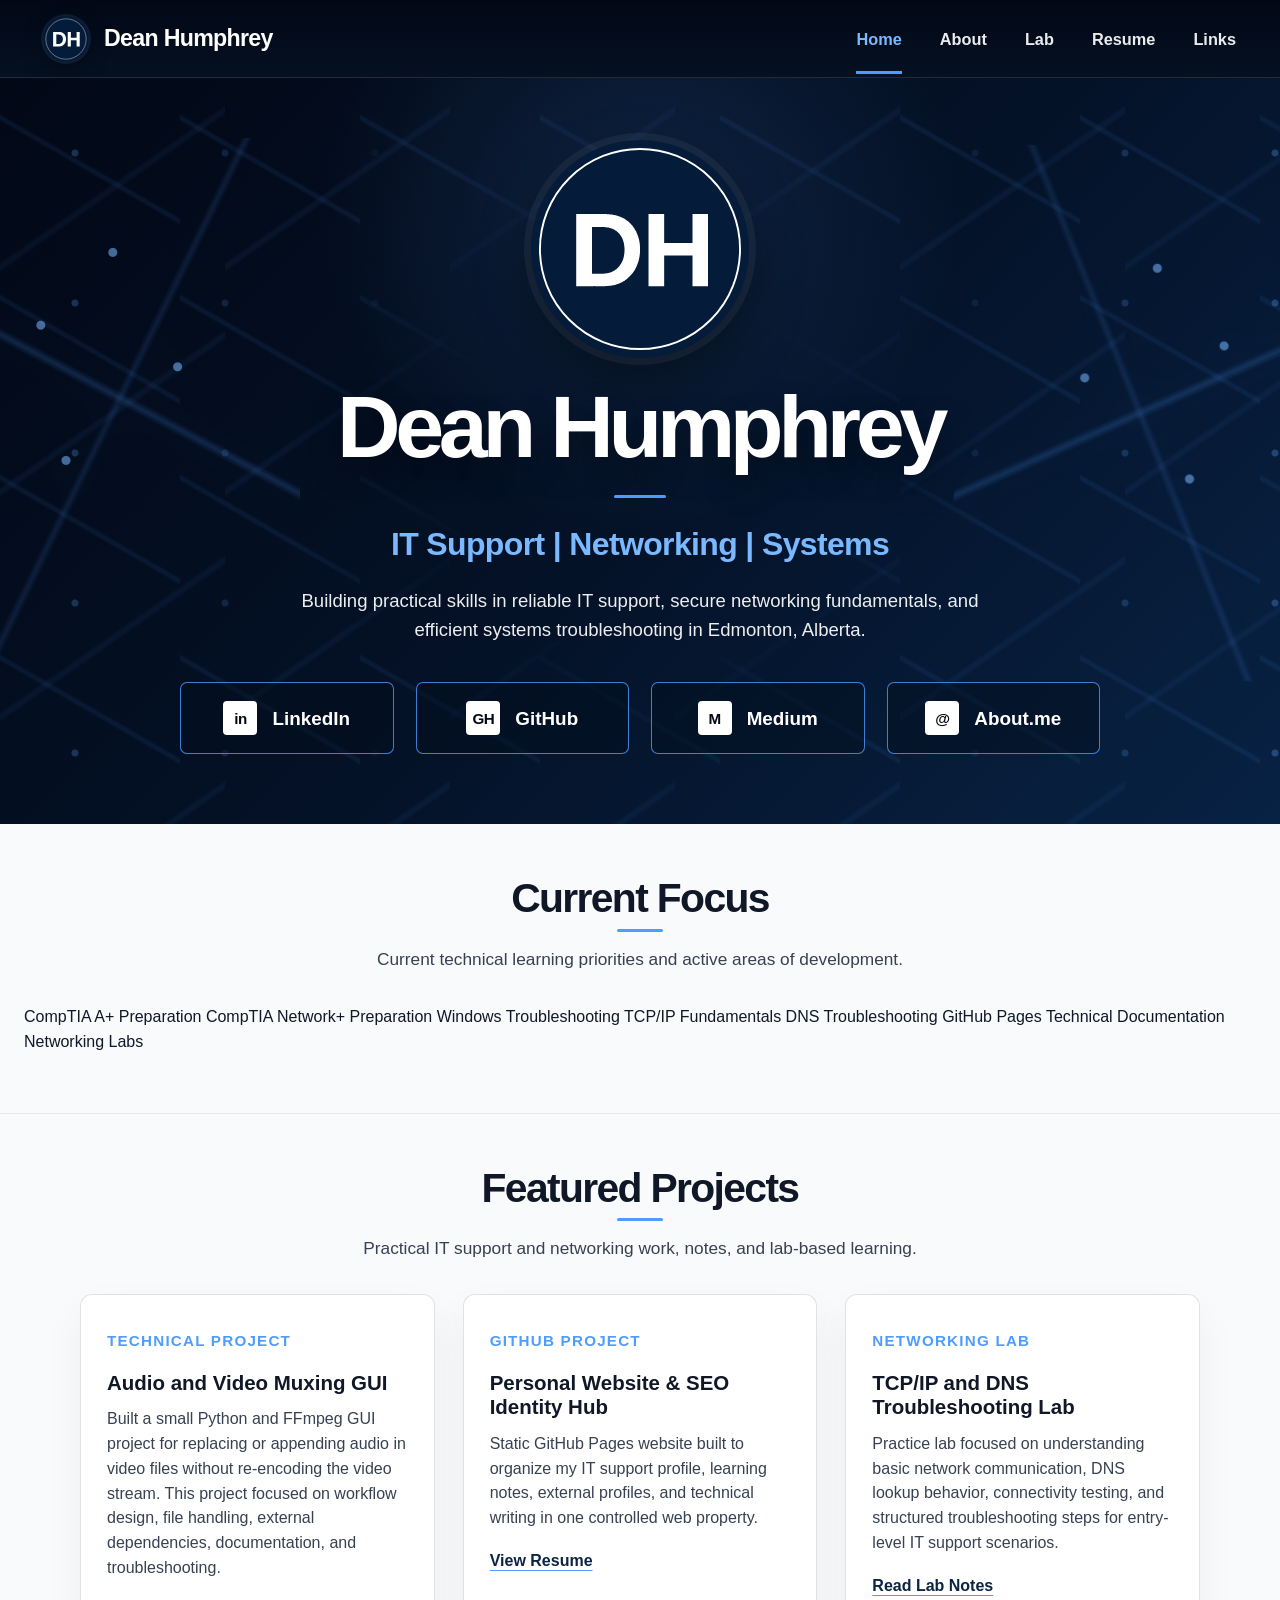
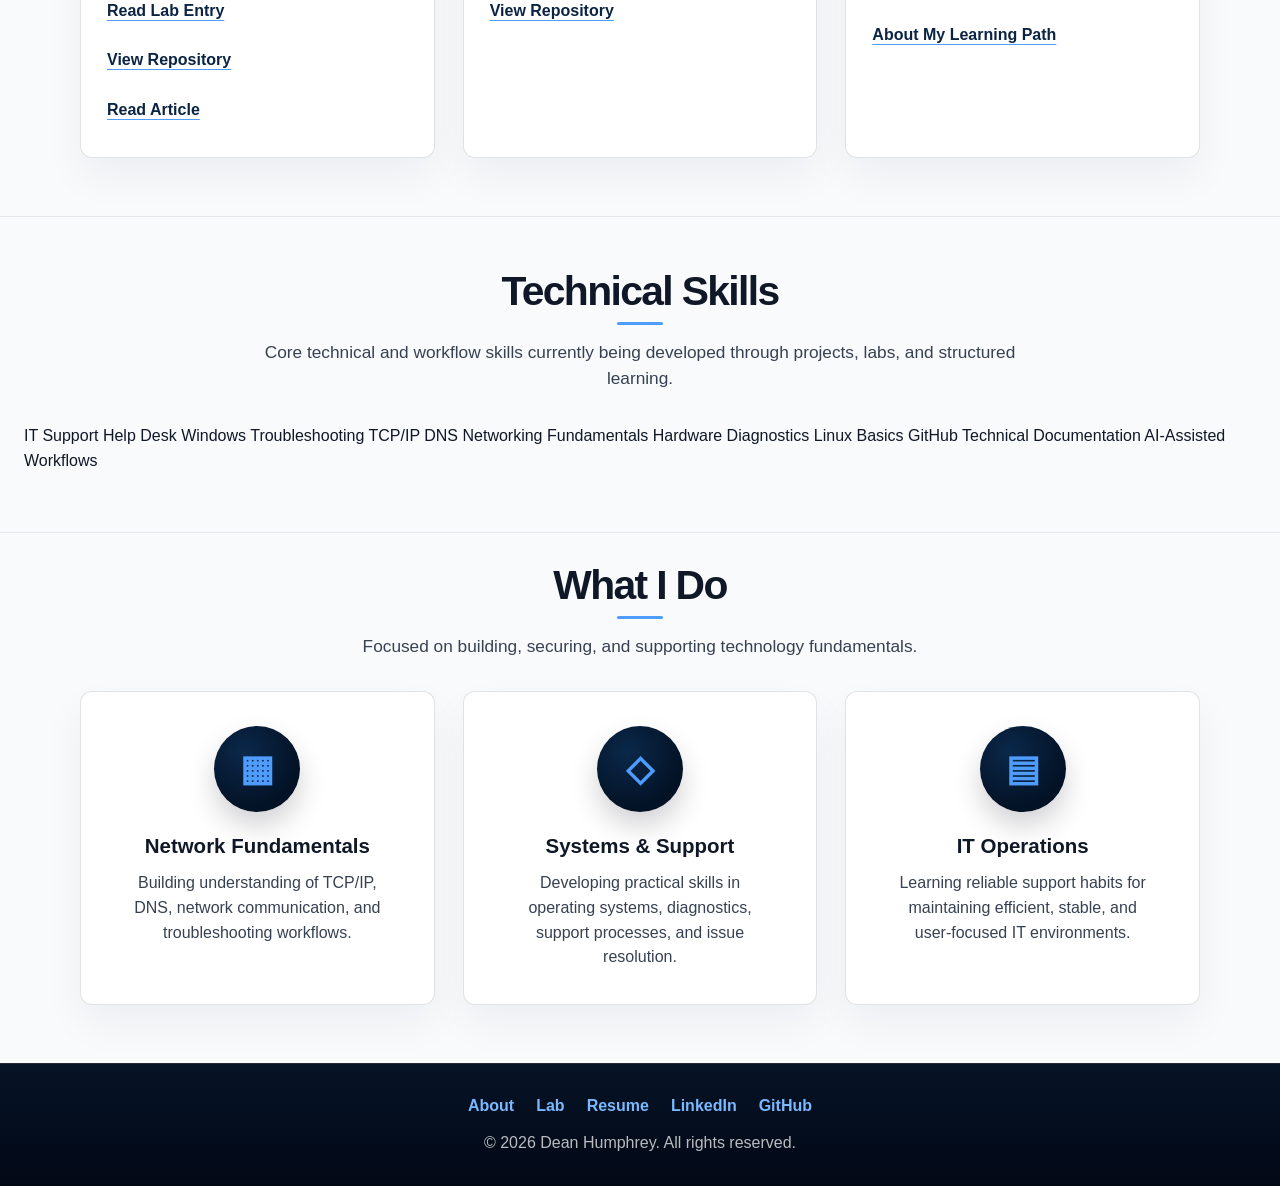
<file: index.html>
<!DOCTYPE html>
<html lang="en">
<head>
  <meta charset="UTF-8">
  <meta name="viewport" content="width=device-width, initial-scale=1.0">
  <title>Dean Humphrey | IT Support & Networking</title>
  <meta name="description" content="Dean Humphrey is an entry-level IT support and networking candidate in Edmonton, focused on troubleshooting, TCP/IP, DNS, and CompTIA study.">
  <meta name="author" content="Dean Humphrey">
  <link rel="canonical" href="https://deanhumphrey.ca/">

  <meta property="og:title" content="Dean Humphrey | IT Support & Networking">
  <meta property="og:description" content="IT support and networking profile in Edmonton focused on troubleshooting, TCP/IP, DNS, CompTIA study, and technical learning projects.">
  <meta property="og:type" content="website">
  <meta property="og:url" content="https://deanhumphrey.ca/">
  <meta property="og:image" content="https://deanhumphrey.ca/assets/dh-logo.svg">

  <meta name="twitter:card" content="summary_large_image">
  <meta name="twitter:title" content="Dean Humphrey | IT Support & Networking">
  <meta name="twitter:description" content="IT support, networking fundamentals, troubleshooting, and technical learning projects.">
  <meta name="twitter:image" content="https://deanhumphrey.ca/assets/dh-logo.svg">

  <script type="application/ld+json">
  {
    "@context": "https://schema.org",
    "@type": "Person",
    "name": "Dean Humphrey",
    "url": "https://deanhumphrey.ca",
    "jobTitle": "IT Support and Networking",
    "address": {
      "@type": "PostalAddress",
      "addressLocality": "Edmonton",
      "addressRegion": "Alberta",
      "addressCountry": "CA"
    },
    "sameAs": [
      "https://www.linkedin.com/in/deanhumphreyab/",
      "https://github.com/deanhumphreyab",
      "https://medium.com/@deanhumphreyab",
      "https://about.me/deanhumphrey"
    ],
    "knowsAbout": [
      "IT Support",
      "Networking Fundamentals",
      "TCP/IP",
      "DNS",
      "Windows Troubleshooting",
      "Technical Documentation",
      "CompTIA A+",
      "CompTIA Network+",
      "AI-Assisted Workflows"
    ]
  }
  </script>

  <link rel="icon" href="assets/dh-logo.svg" type="image/svg+xml">
  <link rel="apple-touch-icon" href="assets/dh-logo.svg">
  <link rel="stylesheet" href="style.css?v=11">
</head>
<body>
  <header class="site-header">
    <a class="brand" href="/" aria-label="Dean Humphrey home">
      <img class="brand-mark" src="assets/dh-logo.svg" alt="Dean Humphrey DH logo">
      <span class="brand-name">Dean Humphrey</span>
    </a>
    <nav class="site-nav" aria-label="Main navigation">
      <a class="active" href="/">Home</a>
      <a href="about.html">About</a>
      <a href="lab.html">Lab</a>
      <a href="resume.html">Resume</a>
      <a href="#links">Links</a>
    </nav>
  </header>

  <main id="top">
    <section class="hero">
      <div class="node-field node-left" aria-hidden="true"></div>
      <div class="node-field node-right" aria-hidden="true"></div>

      <div class="hero-content">
        <img class="logo-large" src="assets/dh-logo.svg" alt="Dean Humphrey DH logo">
        <h1>Dean Humphrey</h1>
        <span class="blue-rule" aria-hidden="true"></span>
        <p class="hero-title">IT Support | Networking | Systems</p>
        <p class="hero-text">
          Building practical skills in reliable IT support, secure networking fundamentals,
          and efficient systems troubleshooting in Edmonton, Alberta.
        </p>

        <div id="links" class="profile-links" aria-label="Profile links">
          <a href="https://www.linkedin.com/in/deanhumphreyab/" target="_blank" rel="noopener noreferrer">
            <span class="platform-icon">in</span>
            <span>LinkedIn</span>
          </a>
          <a href="https://github.com/deanhumphreyab" target="_blank" rel="noopener noreferrer">
            <span class="platform-icon">GH</span>
            <span>GitHub</span>
          </a>
          <a href="https://medium.com/@deanhumphreyab" target="_blank" rel="noopener noreferrer">
            <span class="platform-icon">M</span>
            <span>Medium</span>
          </a>
          <a href="https://about.me/deanhumphrey" target="_blank" rel="noopener noreferrer">
            <span class="platform-icon">@</span>
            <span>About.me</span>
          </a>
        </div>
      </div>
    </section>

    <section class="featured-projects">
      <div class="section-title">
        <h2>Current Focus</h2>
        <span class="blue-rule small" aria-hidden="true"></span>
        <p>Current technical learning priorities and active areas of development.</p>
      </div>

      <div class="skill-tags" aria-label="Current focus areas">
        <span>CompTIA A+ Preparation</span>
        <span>CompTIA Network+ Preparation</span>
        <span>Windows Troubleshooting</span>
        <span>TCP/IP Fundamentals</span>
        <span>DNS Troubleshooting</span>
        <span>GitHub Pages</span>
        <span>Technical Documentation</span>
        <span>Networking Labs</span>
      </div>
    </section>

    <section class="featured-projects">
      <div class="section-title">
        <h2>Featured Projects</h2>
        <span class="blue-rule small" aria-hidden="true"></span>
        <p>Practical IT support and networking work, notes, and lab-based learning.</p>
      </div>

      <div class="project-grid">
        <article class="project-card">
          <p class="post-date">Technical Project</p>
          <h3>Audio and Video Muxing GUI</h3>
          <p>
            Built a small Python and FFmpeg GUI project for replacing or appending audio in video files without re-encoding the video stream. This project focused on workflow design, file handling, external dependencies, documentation, and troubleshooting.
          </p>
          <a href="lab.html">Read Lab Entry</a><br><br>
          <a href="https://github.com/deanhumphreyab/audio-video-mux-gui" target="_blank" rel="noopener noreferrer">View Repository</a><br><br>
          <a href="https://medium.com/@deanhumphreyab/building-a-simple-audio-and-video-muxing-gui-with-python-and-ffmpeg-dean-humphrey-f4f5aee095d5" target="_blank" rel="noopener noreferrer">Read Article</a>
        </article>

        <article class="project-card">
          <p class="post-date">GitHub Project</p>
          <h3>Personal Website & SEO Identity Hub</h3>
          <p>
            Static GitHub Pages website built to organize my IT support profile, learning notes, external profiles, and technical writing in one controlled web property.
          </p>
          <a href="resume.html">View Resume</a><br><br>
          <a href="https://github.com/deanhumphreyab/deanhumphrey-site" target="_blank" rel="noopener noreferrer">View Repository</a>
        </article>

        <article class="project-card">
          <p class="post-date">Networking Lab</p>
          <h3>TCP/IP and DNS Troubleshooting Lab</h3>
          <p>
            Practice lab focused on understanding basic network communication, DNS lookup behavior, connectivity testing, and structured troubleshooting steps for entry-level IT support scenarios.
          </p>
          <a href="lab.html">Read Lab Notes</a><br><br>
          <a href="about.html">About My Learning Path</a>
        </article>
      </div>
    </section>

    <section class="featured-projects">
      <div class="section-title">
        <h2>Technical Skills</h2>
        <span class="blue-rule small" aria-hidden="true"></span>
        <p>Core technical and workflow skills currently being developed through projects, labs, and structured learning.</p>
      </div>

      <div class="skill-tags" aria-label="Technical skills">
        <span>IT Support</span>
        <span>Help Desk</span>
        <span>Windows Troubleshooting</span>
        <span>TCP/IP</span>
        <span>DNS</span>
        <span>Networking Fundamentals</span>
        <span>Hardware Diagnostics</span>
        <span>Linux Basics</span>
        <span>GitHub</span>
        <span>Technical Documentation</span>
        <span>AI-Assisted Workflows</span>
      </div>
    </section>

    <section id="about" class="what-i-do">
      <div class="section-title">
        <h2>What I Do</h2>
        <span class="blue-rule small" aria-hidden="true"></span>
        <p>Focused on building, securing, and supporting technology fundamentals.</p>
      </div>

      <div class="cards">
        <article class="card">
          <div class="circle-icon">▦</div>
          <h3>Network Fundamentals</h3>
          <p>Building understanding of TCP/IP, DNS, network communication, and troubleshooting workflows.</p>
        </article>

        <article class="card">
          <div class="circle-icon">◇</div>
          <h3>Systems & Support</h3>
          <p>Developing practical skills in operating systems, diagnostics, support processes, and issue resolution.</p>
        </article>

        <article class="card">
          <div class="circle-icon">▤</div>
          <h3>IT Operations</h3>
          <p>Learning reliable support habits for maintaining efficient, stable, and user-focused IT environments.</p>
        </article>
      </div>
    </section>
  </main>

  <footer>
    <nav class="footer-links" aria-label="Footer links">
      <a href="about.html">About</a>
      <a href="lab.html">Lab</a>
      <a href="resume.html">Resume</a>
      <a href="https://www.linkedin.com/in/deanhumphreyab/" target="_blank" rel="noopener noreferrer">LinkedIn</a>
      <a href="https://github.com/deanhumphreyab" target="_blank" rel="noopener noreferrer">GitHub</a>
    </nav>
    <p>&copy; 2026 Dean Humphrey. All rights reserved.</p>
  </footer>
</body>
</html>
</file>
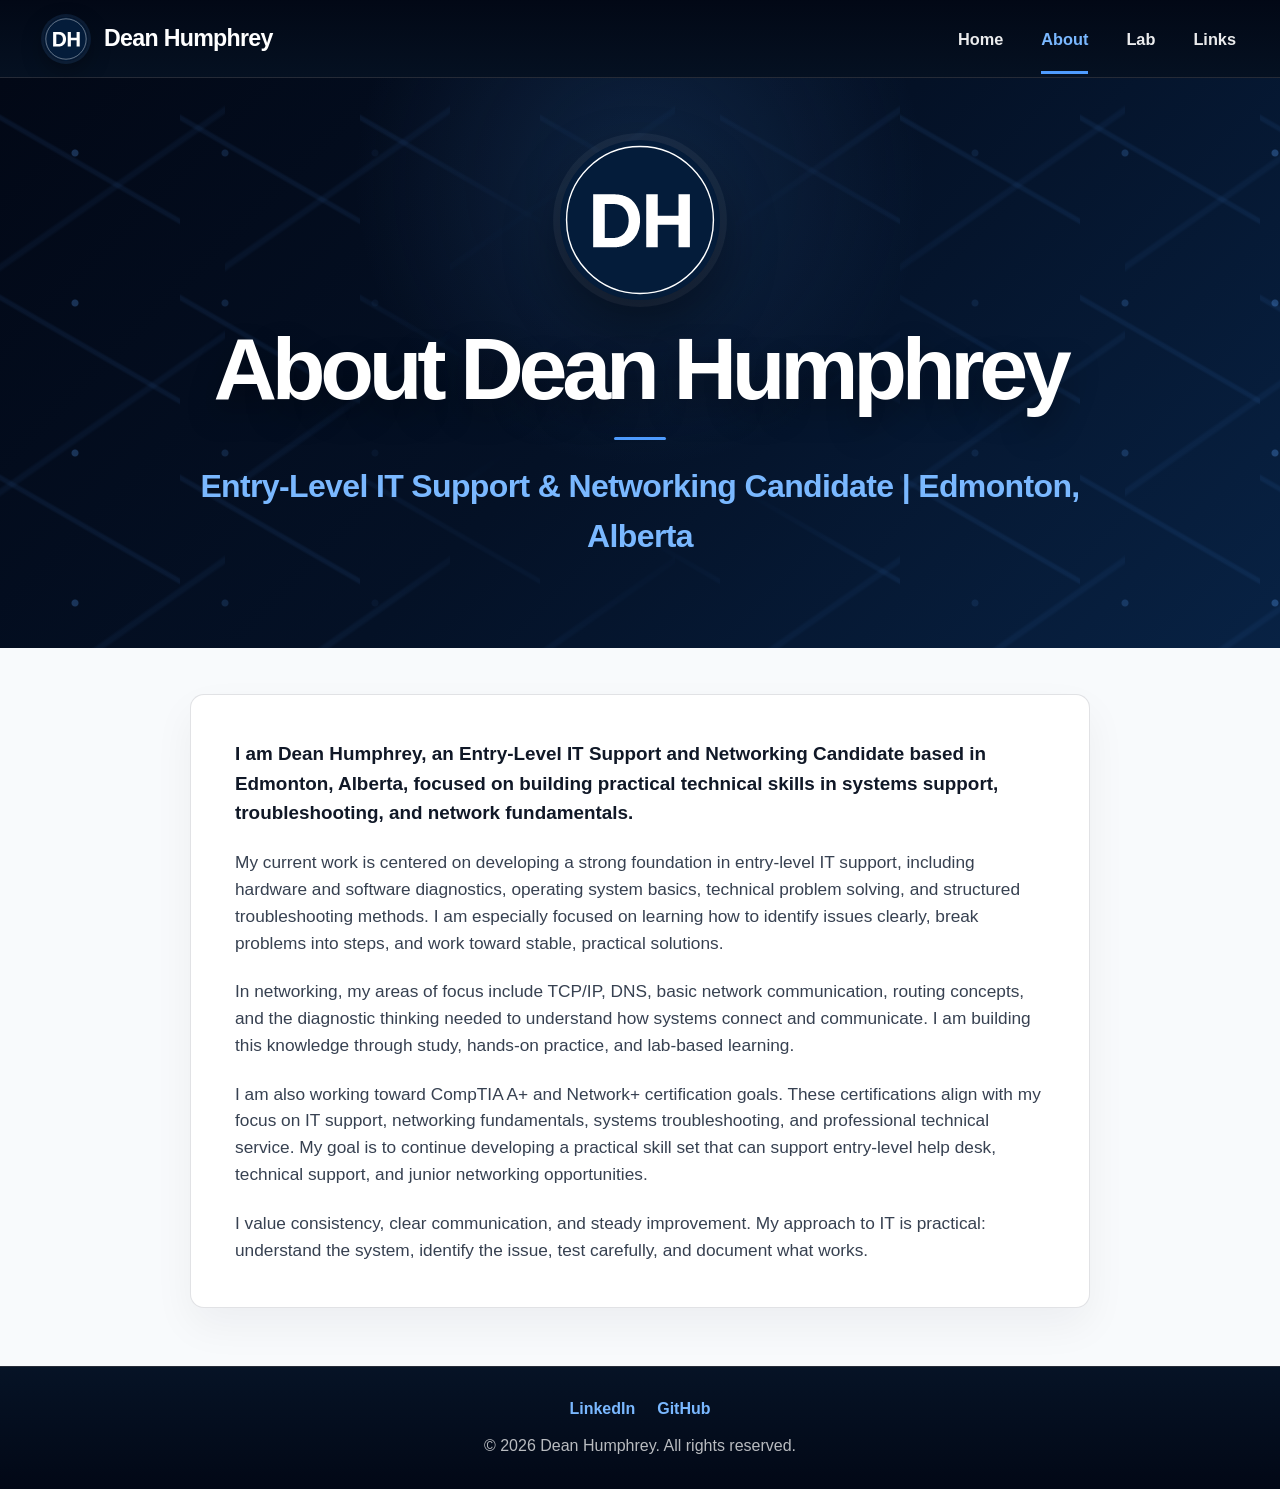
<file: about.html>
<!DOCTYPE html>
<html lang="en">
<head>
  <meta charset="UTF-8">
  <meta name="viewport" content="width=device-width, initial-scale=1.0">
  <title>About Dean Humphrey | IT Support</title>
  <meta name="description" content="About Dean Humphrey, an entry-level IT support and networking candidate in Edmonton focused on troubleshooting, TCP/IP, DNS, and CompTIA study.">
  <meta name="author" content="Dean Humphrey">
  <link rel="canonical" href="https://deanhumphrey.ca/about.html">
  <meta property="og:title" content="About Dean Humphrey | IT Support">
  <meta property="og:description" content="Entry-level IT support and networking profile in Edmonton focused on troubleshooting, networking fundamentals, and CompTIA study.">
  <meta property="og:type" content="profile">
  <link rel="icon" href="assets/dh-logo.svg" type="image/svg+xml">
  <link rel="stylesheet" href="style.css?v=7">
</head>
<body>
  <header class="site-header">
    <a class="brand" href="/" aria-label="Dean Humphrey home">
      <img class="brand-mark" src="assets/dh-logo.svg" alt="Dean Humphrey DH logo">
      <span class="brand-name">Dean Humphrey</span>
    </a>
    <nav class="site-nav" aria-label="Main navigation">
      <a href="/">Home</a>
      <a class="active" href="about.html">About</a>
      <a href="lab.html">Lab</a>
      <a href="/#links">Links</a>
    </nav>
  </header>

  <main>
    <section class="page-hero">
      <div class="page-content">
        <img class="logo-large page-logo" src="assets/dh-logo.svg" alt="Dean Humphrey DH logo">
        <h1>About Dean Humphrey</h1>
        <span class="blue-rule" aria-hidden="true"></span>
        <p class="hero-title">Entry-Level IT Support & Networking Candidate | Edmonton, Alberta</p>
      </div>
    </section>

    <section class="article-section">
      <article class="article-card">
        <p>
          I am Dean Humphrey, an Entry-Level IT Support and Networking Candidate based in Edmonton, Alberta, focused on building practical technical skills in systems support, troubleshooting, and network fundamentals.
        </p>

        <p>
          My current work is centered on developing a strong foundation in entry-level IT support, including hardware and software diagnostics, operating system basics, technical problem solving, and structured troubleshooting methods. I am especially focused on learning how to identify issues clearly, break problems into steps, and work toward stable, practical solutions.
        </p>

        <p>
          In networking, my areas of focus include TCP/IP, DNS, basic network communication, routing concepts, and the diagnostic thinking needed to understand how systems connect and communicate. I am building this knowledge through study, hands-on practice, and lab-based learning.
        </p>

        <p>
          I am also working toward CompTIA A+ and Network+ certification goals. These certifications align with my focus on IT support, networking fundamentals, systems troubleshooting, and professional technical service. My goal is to continue developing a practical skill set that can support entry-level help desk, technical support, and junior networking opportunities.
        </p>

        <p>
          I value consistency, clear communication, and steady improvement. My approach to IT is practical: understand the system, identify the issue, test carefully, and document what works.
        </p>
      </article>
    </section>
  </main>

  <footer>
    <nav class="footer-links" aria-label="Footer links">
      <a href="https://www.linkedin.com/in/deanhumphreyab/" target="_blank" rel="noopener noreferrer">LinkedIn</a>
      <a href="https://github.com/deanhumphreyab" target="_blank" rel="noopener noreferrer">GitHub</a>
    </nav>
    <p>&copy; 2026 Dean Humphrey. All rights reserved.</p>
  </footer>
</body>
</html>
</file>
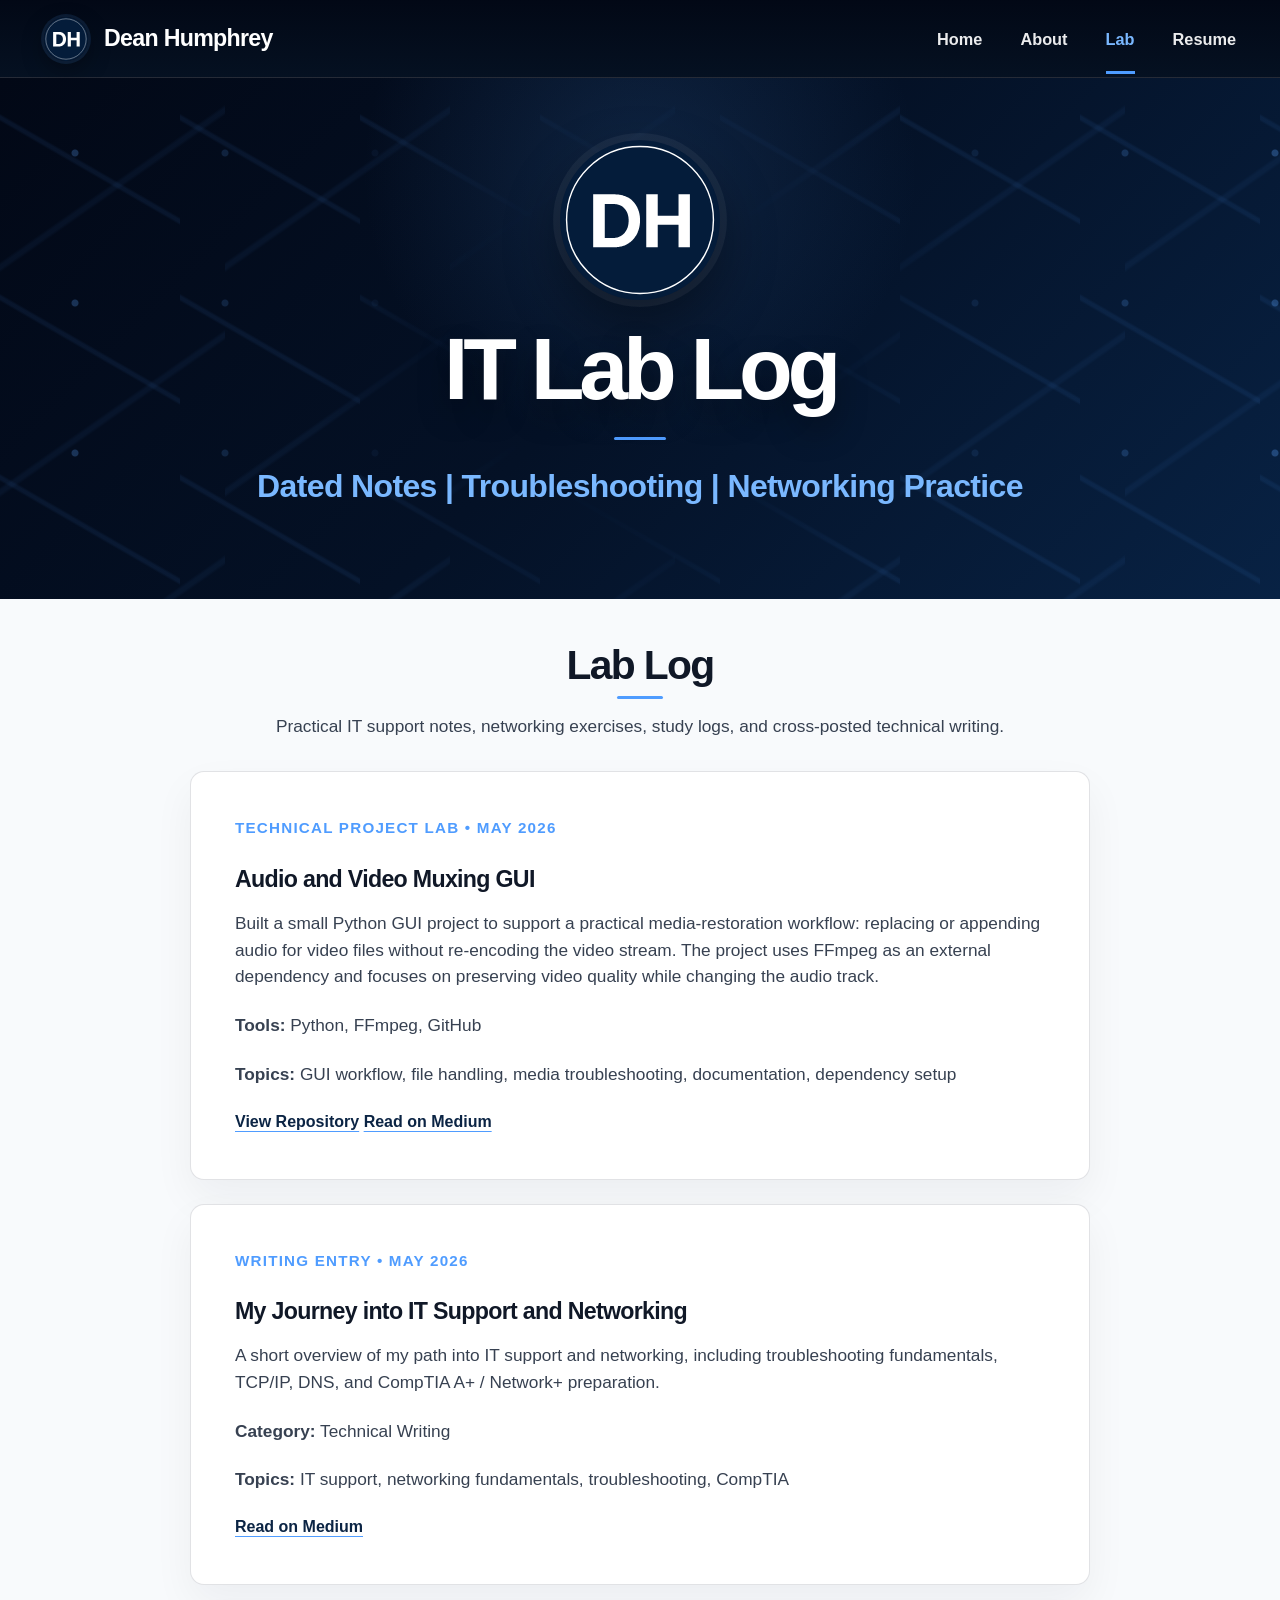
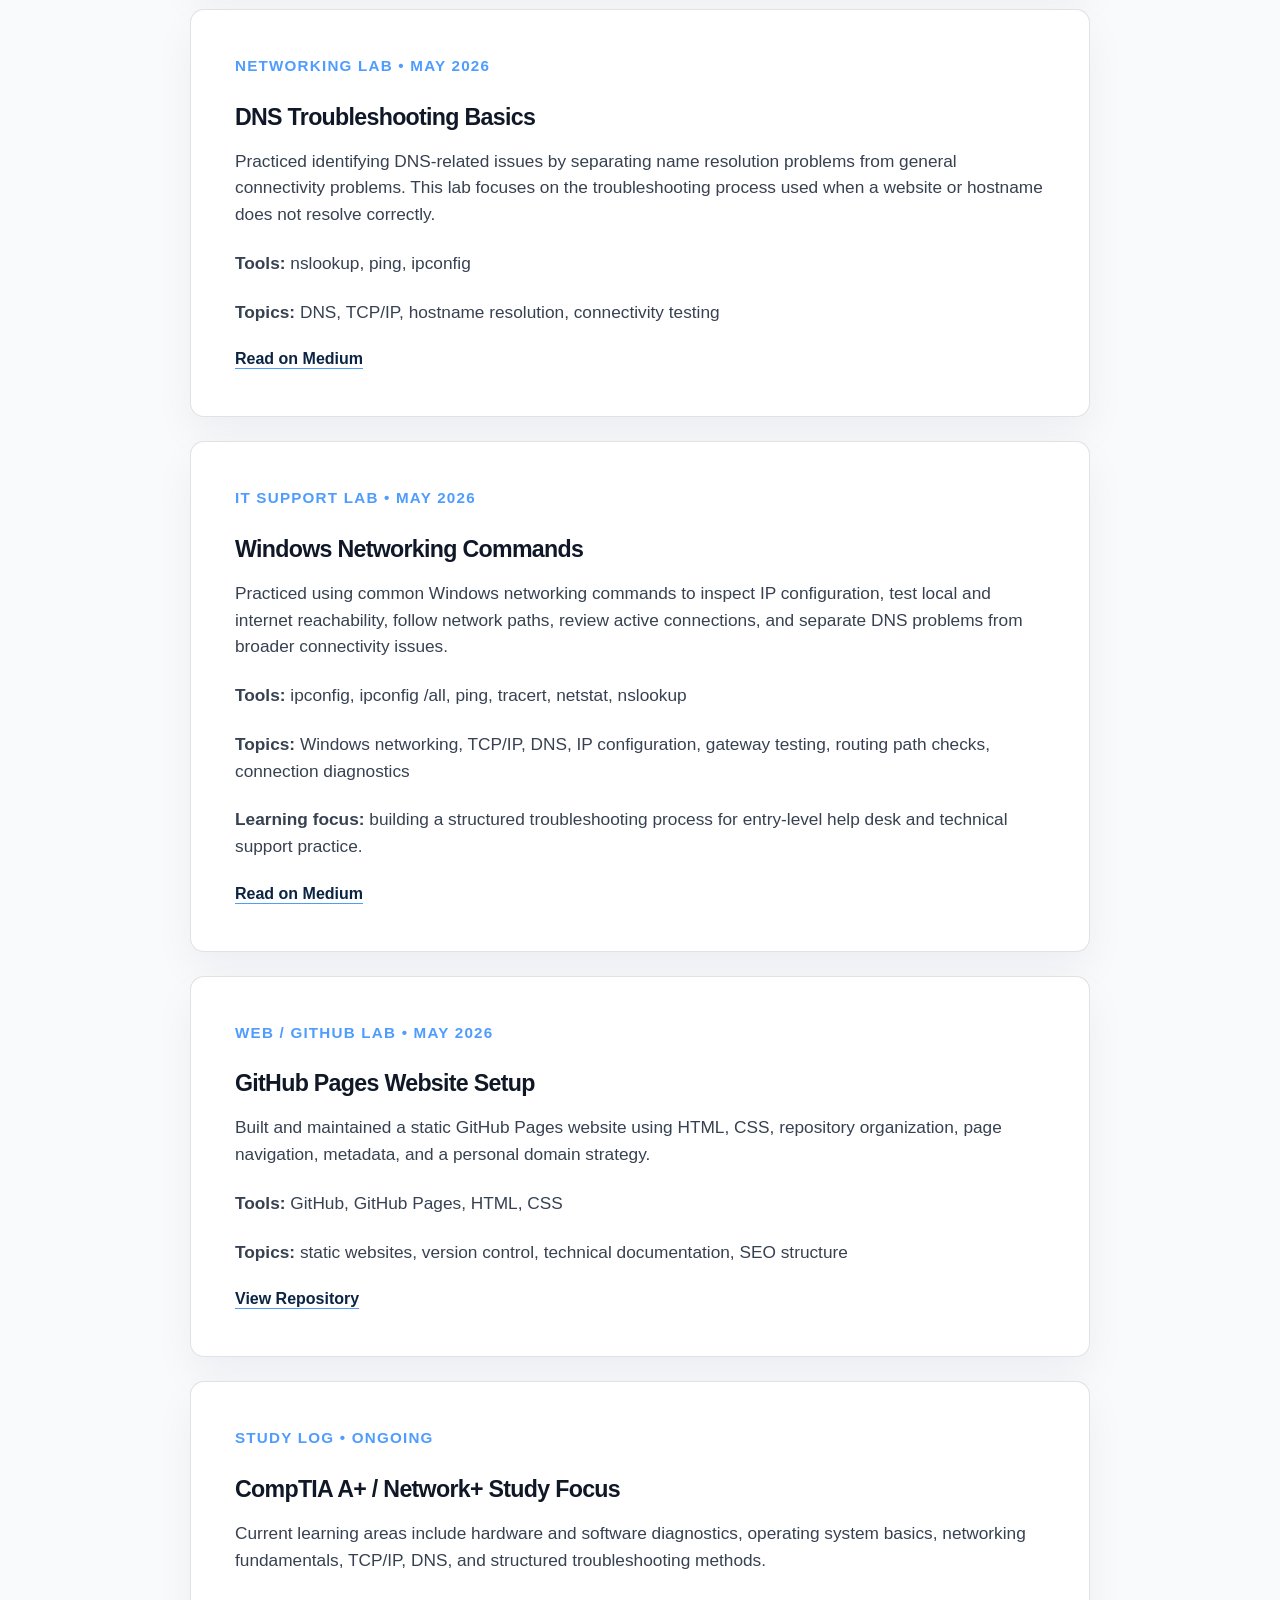
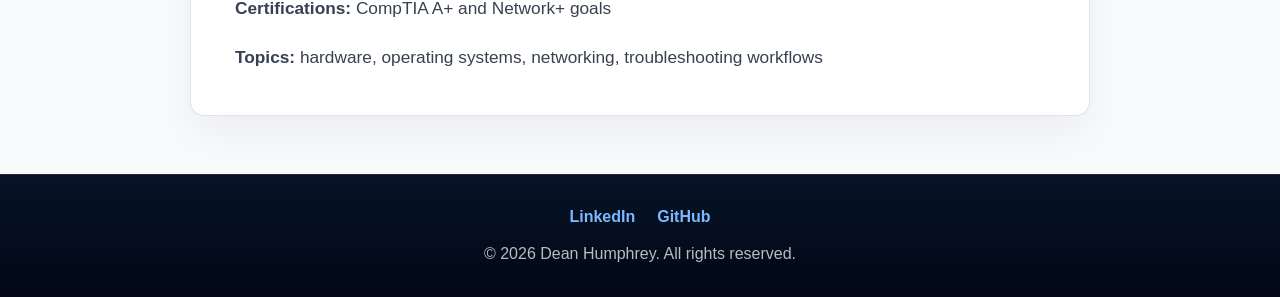
<file: lab.html>
<!DOCTYPE html>
<html lang="en">
<head>
  <meta charset="UTF-8">
  <meta name="viewport" content="width=device-width, initial-scale=1.0">
  <title>Dean Humphrey IT Lab Log</title>
  <meta name="description" content="Dean Humphrey's IT lab log with practical notes on DNS, TCP/IP, Windows networking commands, GitHub Pages, and CompTIA study.">
  <meta name="author" content="Dean Humphrey">
  <link rel="canonical" href="https://deanhumphrey.ca/lab.html">
  <meta property="og:title" content="Dean Humphrey IT Lab Log">
  <meta property="og:description" content="Practical IT support and networking lab notes covering DNS, TCP/IP, Windows commands, GitHub Pages, and CompTIA study.">
  <meta property="og:type" content="website">
  <link rel="icon" href="assets/dh-logo.svg" type="image/svg+xml">
  <link rel="stylesheet" href="style.css?v=10">
</head>
<body>
  <header class="site-header">
    <a class="brand" href="/" aria-label="Dean Humphrey home">
      <img class="brand-mark" src="assets/dh-logo.svg" alt="Dean Humphrey DH logo">
      <span class="brand-name">Dean Humphrey</span>
    </a>
    <nav class="site-nav" aria-label="Main navigation">
      <a href="/">Home</a>
      <a href="about.html">About</a>
      <a class="active" href="lab.html">Lab</a>
      <a href="resume.html">Resume</a>
    </nav>
  </header>

  <main>
    <section class="page-hero">
      <div class="page-content">
        <img class="logo-large page-logo" src="assets/dh-logo.svg" alt="Dean Humphrey DH logo">
        <h1>IT Lab Log</h1>
        <span class="blue-rule" aria-hidden="true"></span>
        <p class="hero-title">Dated Notes | Troubleshooting | Networking Practice</p>
      </div>
    </section>

    <section class="article-section">
      <div class="section-title">
        <h2>Lab Log</h2>
        <span class="blue-rule small" aria-hidden="true"></span>
        <p>Practical IT support notes, networking exercises, study logs, and cross-posted technical writing.</p>
      </div>

      <div class="lab-list">
        <article class="lab-card">
          <p class="post-date">Technical Project Lab • May 2026</p>
          <h3>Audio and Video Muxing GUI</h3>
          <p>
            Built a small Python GUI project to support a practical media-restoration workflow: replacing or appending audio for video files without re-encoding the video stream. The project uses FFmpeg as an external dependency and focuses on preserving video quality while changing the audio track.
          </p>
          <p><strong>Tools:</strong> Python, FFmpeg, GitHub</p>
          <p><strong>Topics:</strong> GUI workflow, file handling, media troubleshooting, documentation, dependency setup</p>
          <a href="https://github.com/deanhumphreyab/audio-video-mux-gui" target="_blank" rel="noopener noreferrer">View Repository</a>
          <a href="https://medium.com/@deanhumphreyab/building-a-simple-audio-and-video-muxing-gui-with-python-and-ffmpeg-dean-humphrey-f4f5aee095d5" target="_blank" rel="noopener noreferrer">Read on Medium</a>
        </article>

        <article class="lab-card">
          <p class="post-date">Writing Entry • May 2026</p>
          <h3>My Journey into IT Support and Networking</h3>
          <p>
            A short overview of my path into IT support and networking, including troubleshooting fundamentals, TCP/IP, DNS, and CompTIA A+ / Network+ preparation.
          </p>
          <p><strong>Category:</strong> Technical Writing</p>
          <p><strong>Topics:</strong> IT support, networking fundamentals, troubleshooting, CompTIA</p>
          <a href="https://medium.com/@deanhumphreyab/my-journey-into-it-support-and-networking-a7c25c287356" target="_blank" rel="noopener noreferrer">Read on Medium</a>
        </article>

        <article class="lab-card">
          <p class="post-date">Networking Lab • May 2026</p>
          <h3>DNS Troubleshooting Basics</h3>
          <p>
            Practiced identifying DNS-related issues by separating name resolution problems from general connectivity problems. This lab focuses on the troubleshooting process used when a website or hostname does not resolve correctly.
          </p>
          <p><strong>Tools:</strong> nslookup, ping, ipconfig</p>
          <p><strong>Topics:</strong> DNS, TCP/IP, hostname resolution, connectivity testing</p>
          <a href="https://medium.com/@deanhumphreyab/dns-troubleshooting-basics-for-entry-level-it-support-dean-humphrey-49d52dda8b8c" target="_blank" rel="noopener noreferrer">Read on Medium</a>
        </article>

        <article class="lab-card">
          <p class="post-date">IT Support Lab • May 2026</p>
          <h3>Windows Networking Commands</h3>
          <p>
            Practiced using common Windows networking commands to inspect IP configuration, test local and internet reachability, follow network paths, review active connections, and separate DNS problems from broader connectivity issues.
          </p>
          <p><strong>Tools:</strong> ipconfig, ipconfig /all, ping, tracert, netstat, nslookup</p>
          <p><strong>Topics:</strong> Windows networking, TCP/IP, DNS, IP configuration, gateway testing, routing path checks, connection diagnostics</p>
          <p><strong>Learning focus:</strong> building a structured troubleshooting process for entry-level help desk and technical support practice.</p>
          <a href="https://medium.com/@deanhumphreyab/windows-networking-commands-for-entry-level-it-support-dean-humphrey-02cc34e1de0e" target="_blank" rel="noopener noreferrer">Read on Medium</a>
        </article>

        <article class="lab-card">
          <p class="post-date">Web / GitHub Lab • May 2026</p>
          <h3>GitHub Pages Website Setup</h3>
          <p>
            Built and maintained a static GitHub Pages website using HTML, CSS, repository organization, page navigation, metadata, and a personal domain strategy.
          </p>
          <p><strong>Tools:</strong> GitHub, GitHub Pages, HTML, CSS</p>
          <p><strong>Topics:</strong> static websites, version control, technical documentation, SEO structure</p>
          <a href="https://github.com/deanhumphreyab/deanhumphrey-site" target="_blank" rel="noopener noreferrer">View Repository</a>
        </article>

        <article class="lab-card">
          <p class="post-date">Study Log • Ongoing</p>
          <h3>CompTIA A+ / Network+ Study Focus</h3>
          <p>
            Current learning areas include hardware and software diagnostics, operating system basics, networking fundamentals, TCP/IP, DNS, and structured troubleshooting methods.
          </p>
          <p><strong>Certifications:</strong> CompTIA A+ and Network+ goals</p>
          <p><strong>Topics:</strong> hardware, operating systems, networking, troubleshooting workflows</p>
        </article>
      </div>
    </section>
  </main>

  <footer>
    <nav class="footer-links" aria-label="Footer links">
      <a href="https://www.linkedin.com/in/deanhumphreyab/" target="_blank" rel="noopener noreferrer">LinkedIn</a>
      <a href="https://github.com/deanhumphreyab" target="_blank" rel="noopener noreferrer">GitHub</a>
    </nav>
    <p>&copy; 2026 Dean Humphrey. All rights reserved.</p>
  </footer>
</body>
</html>
</file>
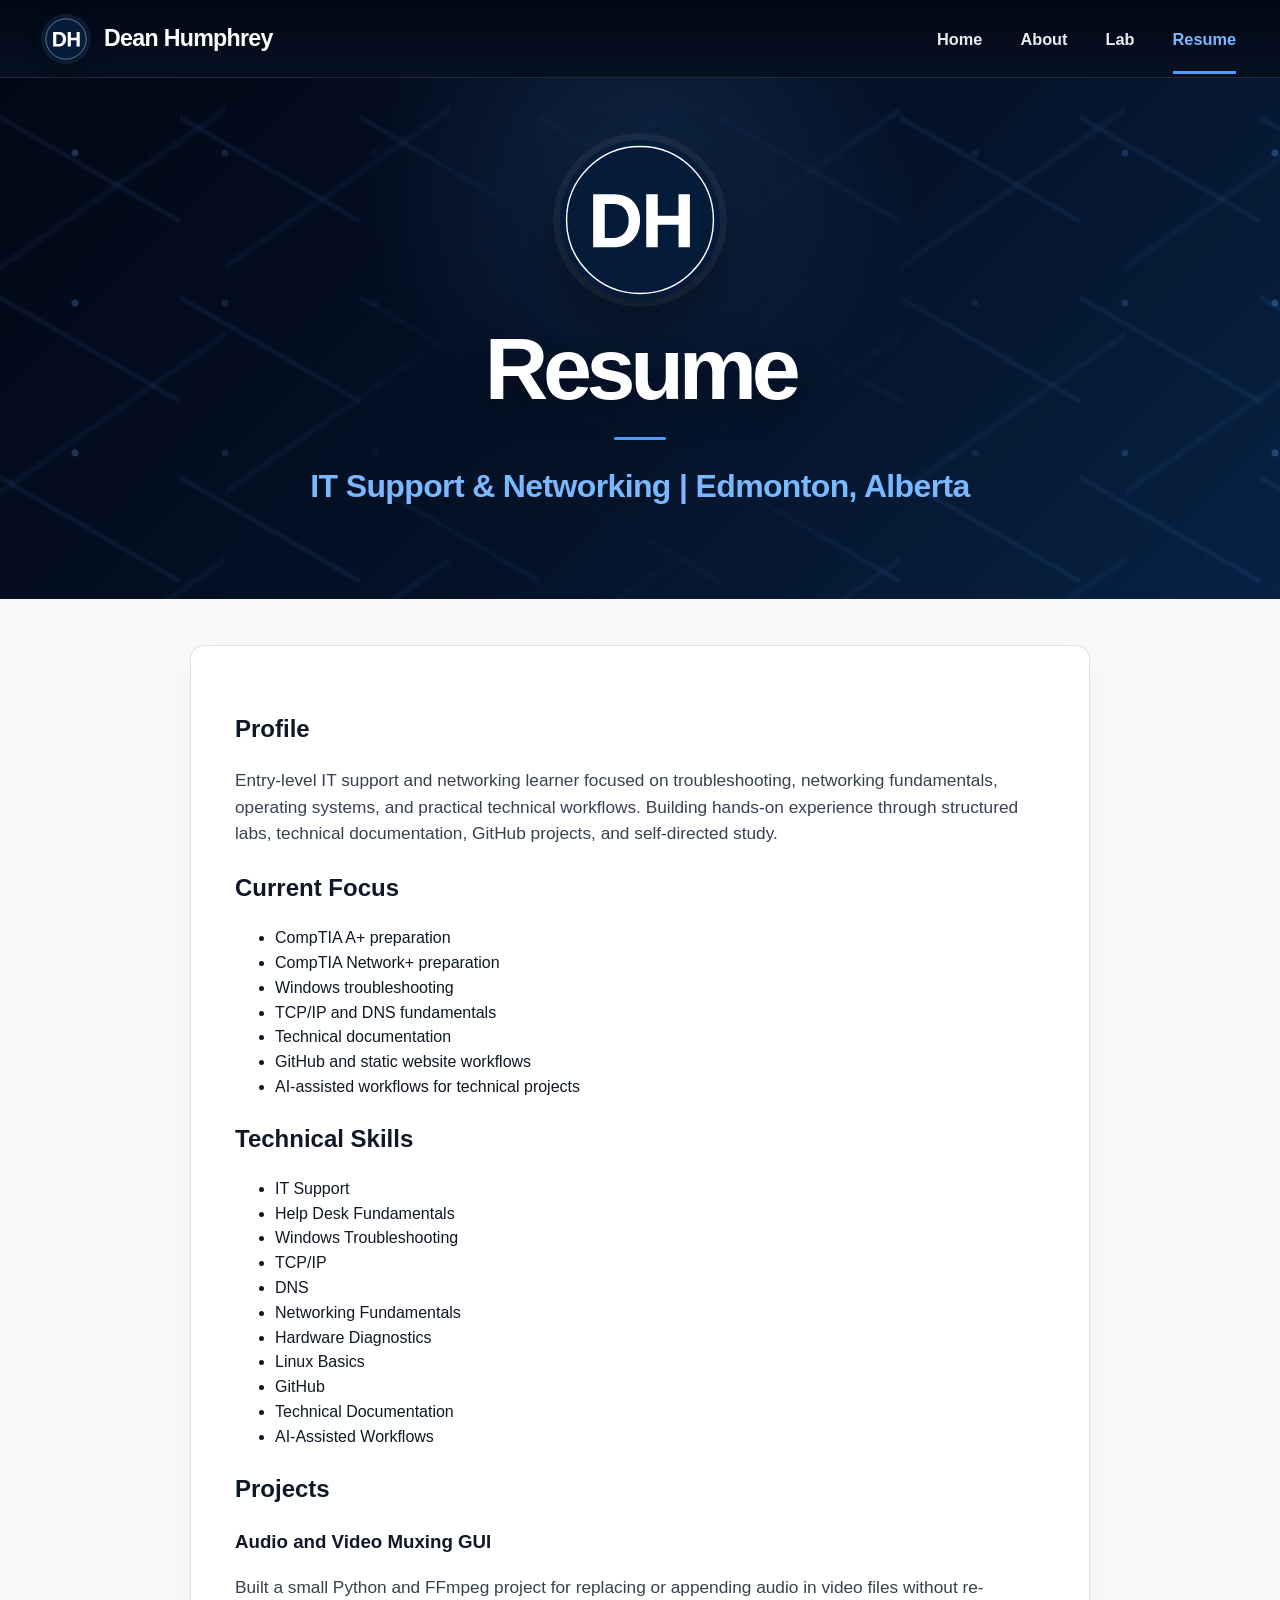
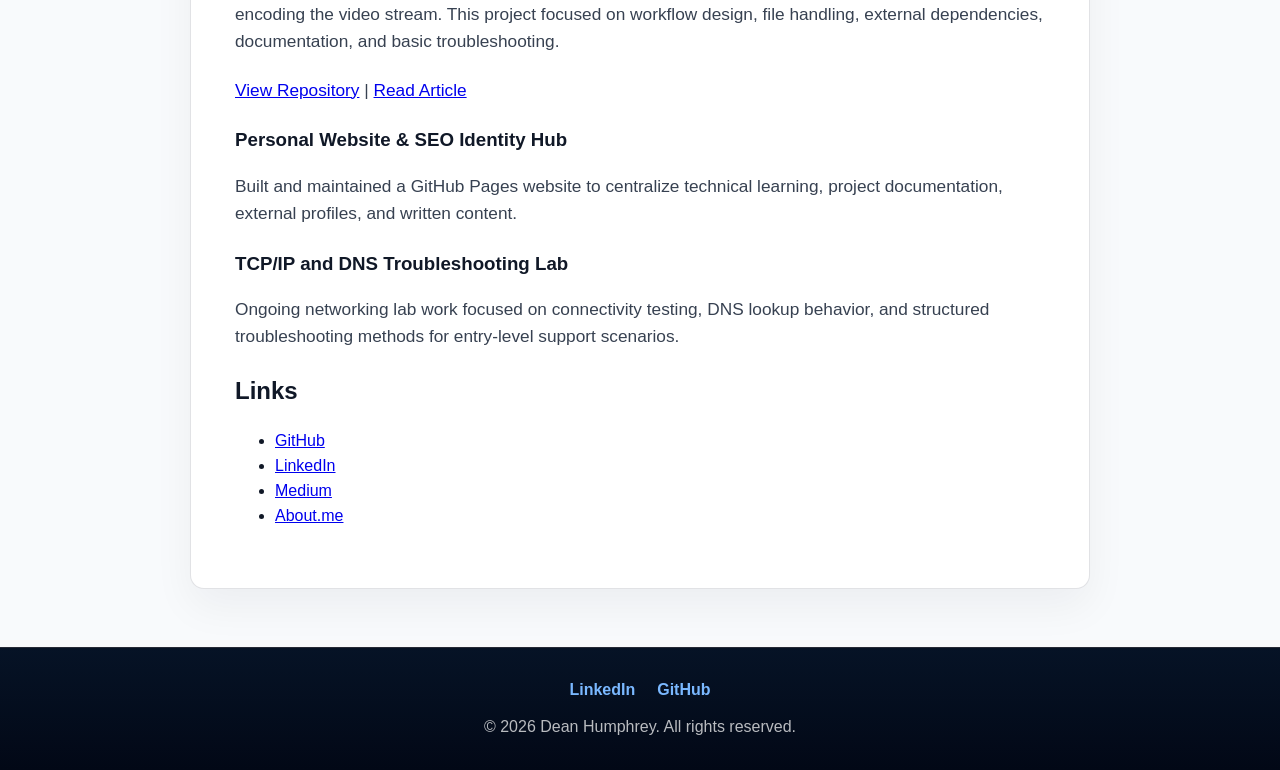
<file: resume.html>
<!DOCTYPE html>
<html lang="en">
<head>
  <meta charset="UTF-8">
  <meta name="viewport" content="width=device-width, initial-scale=1.0">
  <title>Dean Humphrey IT Resume</title>
  <meta name="description" content="Resume and technical profile for Dean Humphrey, focused on IT support, networking fundamentals, troubleshooting, and CompTIA certification pathways.">
  <meta name="author" content="Dean Humphrey">
  <link rel="canonical" href="https://deanhumphrey.ca/resume.html">

  <link rel="icon" href="assets/dh-logo.svg" type="image/svg+xml">
  <link rel="apple-touch-icon" href="assets/dh-logo.svg">
  <link rel="stylesheet" href="style.css?v=9">
</head>
<body>
  <header class="site-header">
    <a class="brand" href="/" aria-label="Dean Humphrey home">
      <img class="brand-mark" src="assets/dh-logo.svg" alt="Dean Humphrey DH logo">
      <span class="brand-name">Dean Humphrey</span>
    </a>

    <nav class="site-nav" aria-label="Main navigation">
      <a href="/">Home</a>
      <a href="about.html">About</a>
      <a href="lab.html">Lab</a>
      <a class="active" href="resume.html">Resume</a>
    </nav>
  </header>

  <main>
    <section class="page-hero">
      <div class="page-content">
        <img class="logo-large page-logo" src="assets/dh-logo.svg" alt="Dean Humphrey DH logo">
        <h1>Resume</h1>
        <span class="blue-rule" aria-hidden="true"></span>
        <p class="hero-title">IT Support & Networking | Edmonton, Alberta</p>
      </div>
    </section>

    <section class="article-section">
      <article class="article-card">
        <h2>Profile</h2>
        <p>
          Entry-level IT support and networking learner focused on troubleshooting, networking fundamentals, operating systems, and practical technical workflows. Building hands-on experience through structured labs, technical documentation, GitHub projects, and self-directed study.
        </p>

        <h2>Current Focus</h2>
        <ul>
          <li>CompTIA A+ preparation</li>
          <li>CompTIA Network+ preparation</li>
          <li>Windows troubleshooting</li>
          <li>TCP/IP and DNS fundamentals</li>
          <li>Technical documentation</li>
          <li>GitHub and static website workflows</li>
          <li>AI-assisted workflows for technical projects</li>
        </ul>

        <h2>Technical Skills</h2>
        <ul>
          <li>IT Support</li>
          <li>Help Desk Fundamentals</li>
          <li>Windows Troubleshooting</li>
          <li>TCP/IP</li>
          <li>DNS</li>
          <li>Networking Fundamentals</li>
          <li>Hardware Diagnostics</li>
          <li>Linux Basics</li>
          <li>GitHub</li>
          <li>Technical Documentation</li>
          <li>AI-Assisted Workflows</li>
        </ul>

        <h2>Projects</h2>
        <h3>Audio and Video Muxing GUI</h3>
        <p>
          Built a small Python and FFmpeg project for replacing or appending audio in video files without re-encoding the video stream. This project focused on workflow design, file handling, external dependencies, documentation, and basic troubleshooting.
        </p>
        <p>
          <a href="https://github.com/deanhumphreyab/audio-video-mux-gui" target="_blank" rel="noopener noreferrer">View Repository</a> |
          <a href="https://medium.com/@deanhumphreyab/building-a-simple-audio-and-video-muxing-gui-with-python-and-ffmpeg-dean-humphrey-f4f5aee095d5" target="_blank" rel="noopener noreferrer">Read Article</a>
        </p>

        <h3>Personal Website & SEO Identity Hub</h3>
        <p>
          Built and maintained a GitHub Pages website to centralize technical learning, project documentation, external profiles, and written content.
        </p>

        <h3>TCP/IP and DNS Troubleshooting Lab</h3>
        <p>
          Ongoing networking lab work focused on connectivity testing, DNS lookup behavior, and structured troubleshooting methods for entry-level support scenarios.
        </p>

        <h2>Links</h2>
        <ul>
          <li><a href="https://github.com/deanhumphreyab" target="_blank" rel="noopener noreferrer">GitHub</a></li>
          <li><a href="https://www.linkedin.com/in/deanhumphreyab/" target="_blank" rel="noopener noreferrer">LinkedIn</a></li>
          <li><a href="https://medium.com/@deanhumphreyab" target="_blank" rel="noopener noreferrer">Medium</a></li>
          <li><a href="https://about.me/deanhumphrey" target="_blank" rel="noopener noreferrer">About.me</a></li>
        </ul>
      </article>
    </section>
  </main>

  <footer>
    <nav class="footer-links" aria-label="Footer links">
      <a href="https://www.linkedin.com/in/deanhumphreyab/" target="_blank" rel="noopener noreferrer">LinkedIn</a>
      <a href="https://github.com/deanhumphreyab" target="_blank" rel="noopener noreferrer">GitHub</a>
    </nav>
    <p>&copy; 2026 Dean Humphrey. All rights reserved.</p>
  </footer>
</body>
</html>
</file>
<file: style.css>
:root {
  --navy-950: #020816;
  --navy-900: #061326;
  --navy-850: #071a33;
  --navy-800: #0b2444;
  --blue: #4f9cff;
  --blue-soft: #7ab8ff;
  --white: #ffffff;
  --off-white: #f8fafc;
  --slate-950: #101827;
  --slate-700: #374151;
  --slate-500: #667085;
  --line: rgba(255, 255, 255, 0.14);
  --blue-line: rgba(79, 156, 255, 0.8);
}

* {
  box-sizing: border-box;
}

html {
  scroll-behavior: smooth;
}

body {
  margin: 0;
  font-family: Arial, Helvetica, sans-serif;
  color: var(--off-white);
  background: var(--navy-950);
  line-height: 1.55;
}

img {
  max-width: 100%;
}

.site-header {
  height: 78px;
  padding: 0 44px;
  display: flex;
  align-items: center;
  justify-content: space-between;
  background: linear-gradient(180deg, rgba(2, 8, 22, 0.98), rgba(5, 17, 34, 0.98));
  border-bottom: 1px solid var(--line);
}

.brand {
  display: flex;
  align-items: center;
  gap: 16px;
  color: var(--white);
  text-decoration: none;
}

.brand-mark {
  width: 44px;
  height: 44px;
  display: block;
  border-radius: 999px;
  box-shadow: 0 0 0 3px rgba(79, 156, 255, 0.12), 0 8px 22px rgba(0, 0, 0, 0.35);
}

.brand-name {
  font-size: 1.45rem;
  font-weight: 800;
  letter-spacing: -0.03em;
}

.site-nav {
  display: flex;
  align-items: center;
  gap: 38px;
}

.site-nav a {
  color: rgba(255, 255, 255, 0.92);
  text-decoration: none;
  font-size: 1.02rem;
  font-weight: 700;
  padding: 24px 0 18px;
  border-bottom: 3px solid transparent;
}

.site-nav a:hover,
.site-nav a.active {
  color: var(--blue-soft);
  border-bottom-color: var(--blue);
}

.hero,
.page-hero {
  position: relative;
  overflow: hidden;
  min-height: 735px;
  padding: 62px 24px 70px;
  display: flex;
  align-items: center;
  justify-content: center;
  background:
    radial-gradient(circle at 50% 18%, rgba(44, 91, 148, 0.28), transparent 36%),
    linear-gradient(135deg, #020816 0%, #041126 50%, #082244 100%);
}

.page-hero {
  min-height: 500px;
}

.hero::before,
.hero::after,
.page-hero::before,
.page-hero::after {
  content: "";
  position: absolute;
  inset: 0;
  pointer-events: none;
}

.hero::before,
.page-hero::before {
  background-image:
    linear-gradient(30deg, transparent 0 48%, rgba(79, 156, 255, 0.18) 49% 50%, transparent 51% 100%),
    linear-gradient(145deg, transparent 0 48%, rgba(79, 156, 255, 0.13) 49% 50%, transparent 51% 100%);
  background-size: 180px 180px, 225px 225px;
  opacity: 0.45;
  mask-image: radial-gradient(circle at center, transparent 0 22%, black 48%, black 100%);
}

.hero::after,
.page-hero::after {
  background-image: radial-gradient(circle, rgba(93, 165, 255, 0.95) 0 3px, transparent 4px);
  background-size: 150px 150px;
  opacity: 0.32;
  mask-image: linear-gradient(90deg, black 0%, transparent 35%, transparent 65%, black 100%);
}

.node-field {
  position: absolute;
  width: 360px;
  height: 520px;
  opacity: 0.55;
  background:
    radial-gradient(circle at 10% 18%, var(--blue-soft) 0 4px, transparent 5px),
    radial-gradient(circle at 28% 36%, var(--blue-soft) 0 4px, transparent 5px),
    radial-gradient(circle at 48% 22%, var(--blue-soft) 0 4px, transparent 5px),
    radial-gradient(circle at 66% 44%, var(--blue-soft) 0 4px, transparent 5px),
    radial-gradient(circle at 35% 62%, var(--blue-soft) 0 4px, transparent 5px),
    linear-gradient(28deg, transparent 0 49%, rgba(79, 156, 255, 0.34) 50%, transparent 51% 100%),
    linear-gradient(116deg, transparent 0 49%, rgba(79, 156, 255, 0.24) 50%, transparent 51% 100%);
  filter: drop-shadow(0 0 18px rgba(79, 156, 255, 0.32));
}

.node-left {
  left: -60px;
  top: 60px;
}

.node-right {
  right: -40px;
  top: 75px;
  transform: scaleX(-1) rotate(-4deg);
}

.hero-content,
.page-content {
  position: relative;
  z-index: 2;
  width: min(960px, 100%);
  text-align: center;
}

.logo-large {
  width: 218px;
  height: 218px;
  margin: 0 auto 26px;
  display: block;
  border-radius: 50%;
  box-shadow:
    0 0 0 7px rgba(255, 255, 255, 0.05),
    0 24px 55px rgba(0, 0, 0, 0.42);
}

.page-logo {
  width: 160px;
  height: 160px;
}

h1 {
  margin: 0;
  font-size: clamp(3.8rem, 8vw, 5.5rem);
  line-height: 0.98;
  letter-spacing: -0.06em;
  color: var(--white);
  text-shadow: 0 14px 30px rgba(0, 0, 0, 0.36);
}

.blue-rule {
  display: block;
  width: 52px;
  height: 3px;
  margin: 25px auto 22px;
  border-radius: 999px;
  background: var(--blue);
}

.blue-rule.small {
  width: 46px;
  margin: 10px auto 14px;
}

.hero-title {
  margin: 0 0 17px;
  color: var(--blue-soft);
  font-size: clamp(1.45rem, 2.6vw, 2rem);
  font-weight: 700;
  letter-spacing: -0.02em;
}

.hero-text {
  max-width: 710px;
  margin: 0 auto 38px;
  color: rgba(255, 255, 255, 0.93);
  font-size: 1.16rem;
}

.profile-links {
  width: min(920px, 100%);
  margin: 0 auto;
  display: grid;
  grid-template-columns: repeat(4, minmax(150px, 1fr));
  gap: 22px;
}

.profile-links a {
  min-height: 72px;
  display: flex;
  align-items: center;
  justify-content: center;
  gap: 15px;
  color: var(--white);
  text-decoration: none;
  border: 1.5px solid var(--blue-line);
  border-radius: 7px;
  background: rgba(3, 15, 31, 0.48);
  font-size: 1.18rem;
  font-weight: 800;
  transition: transform 150ms ease, background 150ms ease, border-color 150ms ease;
}

.profile-links a:hover,
.profile-links a:focus {
  transform: translateY(-2px);
  border-color: rgba(122, 184, 255, 1);
  background: rgba(79, 156, 255, 0.13);
}

.platform-icon {
  width: 34px;
  height: 34px;
  display: grid;
  place-items: center;
  border-radius: 4px;
  background: var(--white);
  color: var(--navy-950);
  font-size: 0.95rem;
  font-weight: 900;
  letter-spacing: -0.04em;
}

.what-i-do,
.article-section,
.featured-projects {
  background: var(--off-white);
  color: var(--slate-950);
  padding: 32px 24px 58px;
}

.featured-projects {
  padding-top: 54px;
  border-bottom: 1px solid rgba(15, 23, 42, 0.08);
}

.article-section {
  padding-top: 46px;
}

.section-title {
  max-width: 760px;
  margin: 0 auto 32px;
  text-align: center;
}

.section-title h2 {
  margin: 0;
  font-size: clamp(2rem, 4vw, 2.55rem);
  line-height: 1;
  letter-spacing: -0.04em;
  color: var(--slate-950);
}

.section-title p {
  margin: 0;
  color: var(--slate-700);
  font-size: 1.08rem;
}

.cards,
.project-grid {
  width: min(1120px, 100%);
  margin: 0 auto;
  display: grid;
  grid-template-columns: repeat(3, 1fr);
  gap: 28px;
}

.card,
.project-card {
  min-height: 245px;
  padding: 34px 26px;
  text-align: center;
  background: #ffffff;
  border: 1px solid rgba(15, 23, 42, 0.12);
  border-radius: 12px;
  box-shadow: 0 18px 42px rgba(15, 23, 42, 0.05);
}

.project-card {
  text-align: left;
}

.circle-icon {
  width: 86px;
  height: 86px;
  margin: 0 auto 22px;
  display: grid;
  place-items: center;
  border-radius: 50%;
  background: radial-gradient(circle at 35% 30%, #0b284a, #031225 70%);
  color: var(--blue);
  font-size: 2.25rem;
  font-weight: 900;
  box-shadow: 0 14px 28px rgba(2, 8, 22, 0.18);
}

.card h3,
.project-card h3 {
  margin: 0 0 12px;
  color: var(--slate-950);
  font-size: 1.28rem;
  line-height: 1.2;
}

.card p,
.project-card p {
  margin: 0 auto;
  max-width: 260px;
  color: var(--slate-700);
  font-size: 1rem;
}

.project-card p {
  margin: 0 0 18px;
  max-width: none;
}

.project-card a {
  color: var(--navy-800);
  font-weight: 800;
  text-decoration-color: var(--blue);
  text-underline-offset: 4px;
}

.article-card,
.lab-card {
  width: min(900px, 100%);
  margin: 0 auto;
  padding: 44px;
  background: #ffffff;
  border: 1px solid rgba(15, 23, 42, 0.12);
  border-radius: 14px;
  box-shadow: 0 18px 42px rgba(15, 23, 42, 0.05);
}

.article-card p,
.lab-card p {
  margin: 0 0 22px;
  color: var(--slate-700);
  font-size: 1.08rem;
}

.article-card p:first-child {
  color: var(--slate-950);
  font-size: 1.18rem;
  font-weight: 700;
}

.article-card p:last-child,
.lab-card p:last-child {
  margin-bottom: 0;
}

.lab-list {
  width: min(900px, 100%);
  margin: 0 auto;
  display: grid;
  gap: 24px;
}

.lab-card {
  width: 100%;
  margin: 0;
}

.lab-card h3 {
  margin: 0 0 12px;
  color: var(--slate-950);
  font-size: 1.45rem;
  letter-spacing: -0.03em;
}

.lab-card a {
  color: var(--navy-800);
  font-weight: 800;
  text-decoration-color: var(--blue);
  text-underline-offset: 4px;
}

.post-date {
  color: var(--blue) !important;
  font-size: 0.95rem !important;
  font-weight: 800;
  letter-spacing: 0.08em;
  text-transform: uppercase;
}

footer {
  padding: 30px 24px;
  text-align: center;
  background: linear-gradient(180deg, #061326, #020816);
  border-top: 1px solid var(--line);
  color: rgba(255, 255, 255, 0.72);
}

.footer-links {
  display: flex;
  justify-content: center;
  gap: 22px;
  margin-bottom: 12px;
}

.footer-links a {
  color: var(--blue-soft);
  font-weight: 800;
  text-decoration: none;
}

.footer-links a:hover,
.footer-links a:focus {
  color: var(--white);
  text-decoration: underline;
  text-underline-offset: 4px;
}

footer p {
  margin: 0;
}

@media (max-width: 920px) {
  .site-header {
    padding: 0 22px;
  }

  .site-nav {
    gap: 18px;
  }

  .profile-links,
  .cards,
  .project-grid {
    grid-template-columns: repeat(2, 1fr);
  }
}

@media (max-width: 640px) {
  .site-header {
    height: auto;
    min-height: 98px;
    padding: 16px 18px;
    flex-direction: column;
    gap: 8px;
  }

  .brand-name {
    font-size: 1.18rem;
  }

  .site-nav {
    gap: 16px;
    flex-wrap: wrap;
    justify-content: center;
  }

  .site-nav a {
    padding: 6px 0;
    font-size: 0.95rem;
  }

  .hero,
  .page-hero {
    min-height: auto;
    padding: 48px 18px 58px;
  }

  .node-field {
    opacity: 0.24;
  }

  .logo-large {
    width: 152px;
    height: 152px;
  }

  .page-logo {
    width: 126px;
    height: 126px;
  }

  h1 {
    font-size: clamp(3rem, 15vw, 4rem);
  }

  .hero-text {
    font-size: 1rem;
  }

  .profile-links,
  .cards,
  .project-grid {
    grid-template-columns: 1fr;
  }

  .profile-links a {
    min-height: 64px;
  }

  .article-card,
  .lab-card,
  .project-card {
    padding: 28px 22px;
  }

  .footer-links {
    flex-direction: column;
    gap: 8px;
  }
}
</file>
